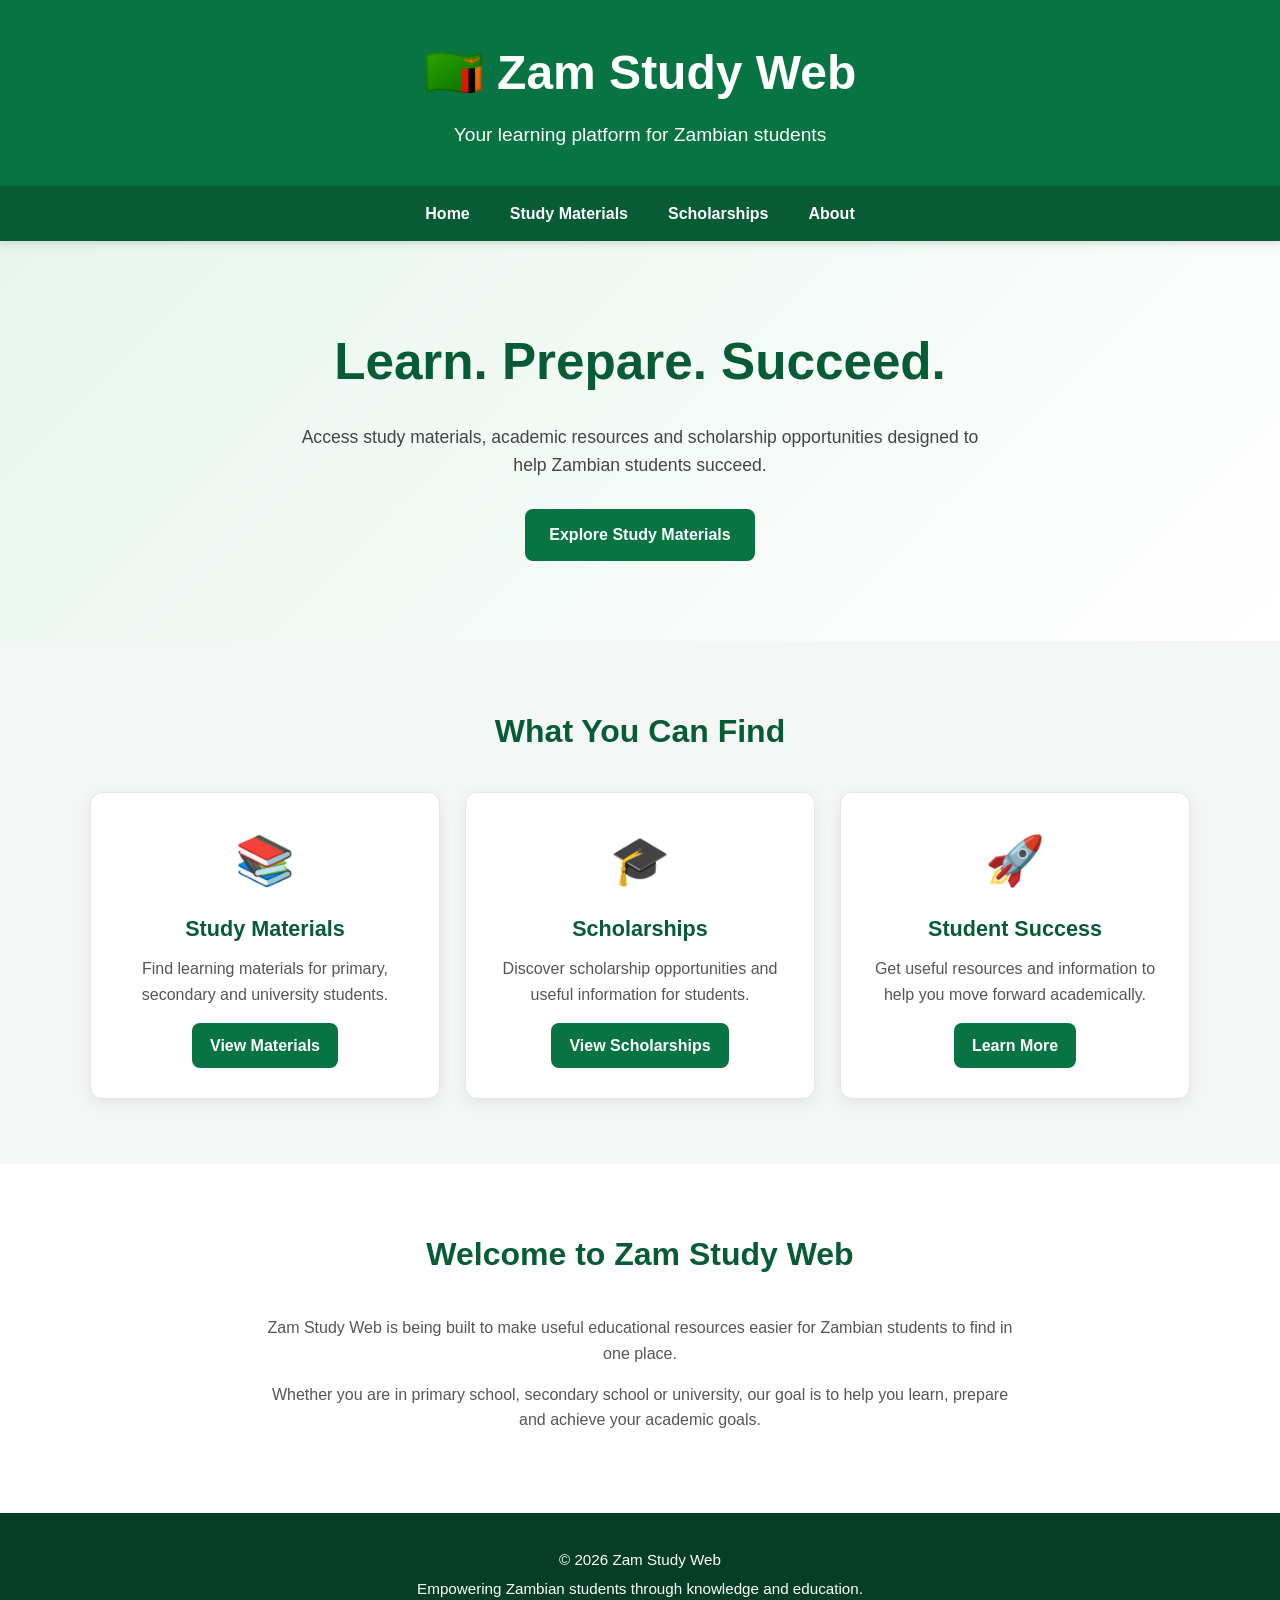
<file: index.html>
<!DOCTYPE html>
<html lang="en">
<head>
  <meta charset="UTF-8">
  <meta name="viewport" content="width=device-width, initial-scale=1.0">

  <title>Zam Study Web | Zambian Student Resources</title>

  <meta name="description" content="Zam Study Web provides study materials, scholarships and useful academic resources for students in Zambia.">

  <link rel="stylesheet" href="style.css">
</head>

<body>

  <header class="site-header">
    <div class="container">
      <h1>🇿🇲 Zam Study Web</h1>
      <p>Your learning platform for Zambian students</p>
    </div>
  </header>

  <nav class="navbar">
    <div class="container nav-container">
      <a href="index.html">Home</a>
      <a href="study-materials.html">Study Materials</a>
      <a href="scholarships.html">Scholarships</a>
      <a href="about.html">About</a>
    </div>
  </nav>

  <main>

    <section class="hero">
      <div class="container">
        <h2>Learn. Prepare. Succeed.</h2>
        <p>
          Access study materials, academic resources and scholarship
          opportunities designed to help Zambian students succeed.
        </p>

        <a href="study-materials.html" class="button">
          Explore Study Materials
        </a>
      </div>
    </section>

    <section class="features">
      <div class="container">

        <h2>What You Can Find</h2>

        <div class="card-grid">

          <div class="card">
            <div class="card-icon">📚</div>
            <h3>Study Materials</h3>
            <p>
              Find learning materials for primary, secondary and
              university students.
            </p>
            <a href="study-materials.html" class="card-button">
              View Materials
            </a>
          </div>

          <div class="card">
            <div class="card-icon">🎓</div>
            <h3>Scholarships</h3>
            <p>
              Discover scholarship opportunities and useful information
              for students.
            </p>
            <a href="scholarships.html" class="card-button">
              View Scholarships
            </a>
          </div>

          <div class="card">
            <div class="card-icon">🚀</div>
            <h3>Student Success</h3>
            <p>
              Get useful resources and information to help you move
              forward academically.
            </p>
            <a href="about.html" class="card-button">
              Learn More
            </a>
          </div>

        </div>

      </div>
    </section>

    <section class="welcome">
      <div class="container">
        <h2>Welcome to Zam Study Web</h2>

        <p>
          Zam Study Web is being built to make useful educational
          resources easier for Zambian students to find in one place.
        </p>

        <p>
          Whether you are in primary school, secondary school or
          university, our goal is to help you learn, prepare and
          achieve your academic goals.
        </p>
      </div>
    </section>

  </main>

  <footer>
    <div class="container">
      <p>© 2026 Zam Study Web</p>
      <p>Empowering Zambian students through knowledge and education.</p>
    </div>
  </footer>

</body>
</html>
</file>
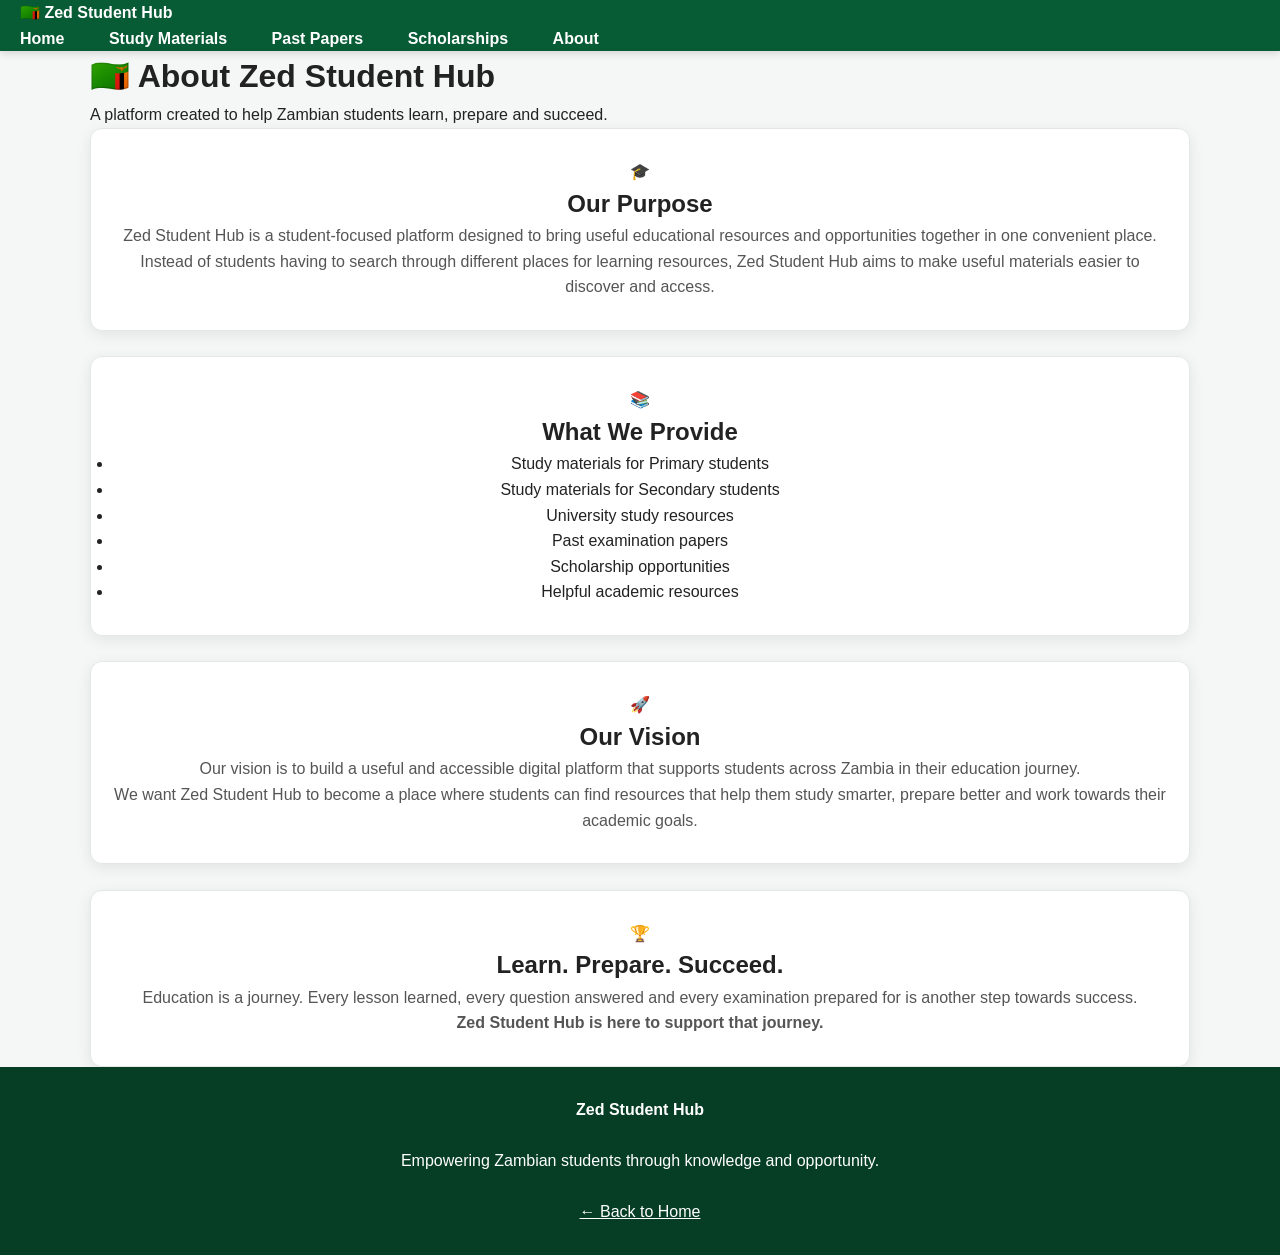
<file: about.html>
<!DOCTYPE html>
<html lang="en">

<head>
  <meta charset="UTF-8">
  <meta name="viewport" content="width=device-width, initial-scale=1.0">

  <title>About | Zed Student Hub</title>

  <link rel="stylesheet" href="style.css">
</head>

<body>

  <!-- NAVIGATION -->
  <nav class="navbar">

    <a class="logo" href="index.html">
      🇿🇲 Zed Student Hub
    </a>

    <div class="nav-links">

      <a href="index.html">
        Home
      </a>

      <a href="study-materials.html">
        Study Materials
      </a>

      <a href="past-papers.html">
        Past Papers
      </a>

      <a href="scholarships.html">
        Scholarships
      </a>

      <a class="active" href="about.html">
        About
      </a>

    </div>

  </nav>


  <!-- ABOUT PAGE -->
  <main class="container">

    <div class="page-title">

      <h1>🇿🇲 About Zed Student Hub</h1>

      <p>
        A platform created to help Zambian students
        learn, prepare and succeed.
      </p>

    </div>


    <!-- OUR PURPOSE -->
    <div class="card">

      <div class="icon">
        🎓
      </div>

      <h2>Our Purpose</h2>

      <p>
        Zed Student Hub is a student-focused platform
        designed to bring useful educational resources
        and opportunities together in one convenient
        place.
      </p>

      <p>
        Instead of students having to search through
        different places for learning resources,
        Zed Student Hub aims to make useful materials
        easier to discover and access.
      </p>

    </div>


    <br>


    <!-- WHAT WE PROVIDE -->
    <div class="card">

      <div class="icon">
        📚
      </div>

      <h2>What We Provide</h2>

      <ul class="list">

        <li>
          Study materials for Primary students
        </li>

        <li>
          Study materials for Secondary students
        </li>

        <li>
          University study resources
        </li>

        <li>
          Past examination papers
        </li>

        <li>
          Scholarship opportunities
        </li>

        <li>
          Helpful academic resources
        </li>

      </ul>

    </div>


    <br>


    <!-- OUR VISION -->
    <div class="card">

      <div class="icon">
        🚀
      </div>

      <h2>Our Vision</h2>

      <p>
        Our vision is to build a useful and accessible
        digital platform that supports students across
        Zambia in their education journey.
      </p>

      <p>
        We want Zed Student Hub to become a place where
        students can find resources that help them
        study smarter, prepare better and work towards
        their academic goals.
      </p>

    </div>


    <br>


    <!-- SUCCESS -->
    <div class="card">

      <div class="icon">
        🏆
      </div>

      <h2>Learn. Prepare. Succeed.</h2>

      <p>
        Education is a journey. Every lesson learned,
        every question answered and every examination
        prepared for is another step towards success.
      </p>

      <p>
        <strong>
          Zed Student Hub is here to support that journey.
        </strong>
      </p>

    </div>

  </main>


  <!-- FOOTER -->
  <footer>

    <strong>
      Zed Student Hub
    </strong>

    <br><br>

    Empowering Zambian students through
    knowledge and opportunity.

    <br><br>

    <a
      href="index.html"
      style="color:white;"
    >
      ← Back to Home
    </a>

  </footer>

</body>

</html>
</file>
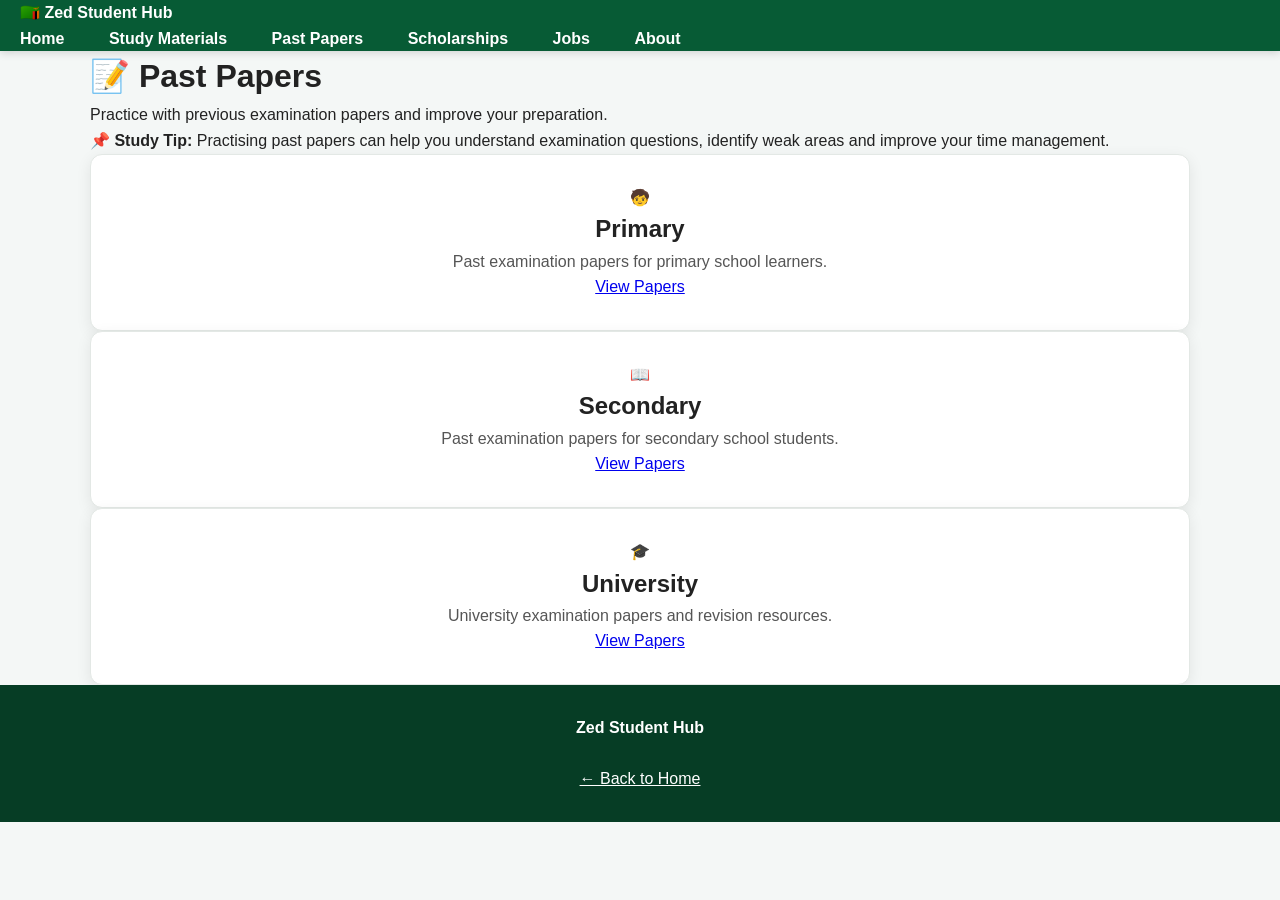
<file: past-papers.html>
<!DOCTYPE html>
<html lang="en">

<head>
  <meta charset="UTF-8">
  <meta name="viewport" content="width=device-width, initial-scale=1.0">

  <title>Past Papers | Zed Student Hub</title>

  <link rel="stylesheet" href="style.css">
</head>

<body>

  <!-- NAVIGATION -->
  <nav class="navbar">

    <a class="logo" href="index.html">
      🇿🇲 Zed Student Hub
    </a>

    <div class="nav-links">

      <a href="index.html">Home</a>

      <a href="study-materials.html">
        Study Materials
      </a>

      <a class="active" href="past-papers.html">
        Past Papers
      </a>

      <a href="scholarships.html">
        Scholarships
      </a>

      <a href="jobs.html">
        Jobs
      </a>

      <a href="about.html">
        About
      </a>

    </div>

  </nav>


  <!-- PAGE -->
  <main class="container">

    <div class="page-title">

      <h1>📝 Past Papers</h1>

      <p>
        Practice with previous examination papers
        and improve your preparation.
      </p>

    </div>


    <div class="notice">

      <strong>📌 Study Tip:</strong>

      Practising past papers can help you understand
      examination questions, identify weak areas and
      improve your time management.

    </div>


    <!-- PAST PAPER LEVELS -->
    <div class="grid">


      <!-- PRIMARY -->
      <div class="card">

        <div class="icon">🧒</div>

        <h2>Primary</h2>

        <p>
          Past examination papers for primary school
          learners.
        </p>

        <a class="btn" href="#">
          View Papers
        </a>

      </div>


      <!-- SECONDARY -->
      <div class="card">

        <div class="icon">📖</div>

        <h2>Secondary</h2>

        <p>
          Past examination papers for secondary school
          students.
        </p>

        <a class="btn" href="#">
          View Papers
        </a>

      </div>


      <!-- UNIVERSITY -->
      <div class="card">

        <div class="icon">🎓</div>

        <h2>University</h2>

        <p>
          University examination papers and revision
          resources.
        </p>

        <a class="btn" href="#">
          View Papers
        </a>

      </div>

    </div>

  </main>


  <!-- FOOTER -->
  <footer>

    <strong>Zed Student Hub</strong>

    <br><br>

    <a
      href="index.html"
      style="color:white;"
    >
      ← Back to Home
    </a>

  </footer>

</body>

</html>
</file>
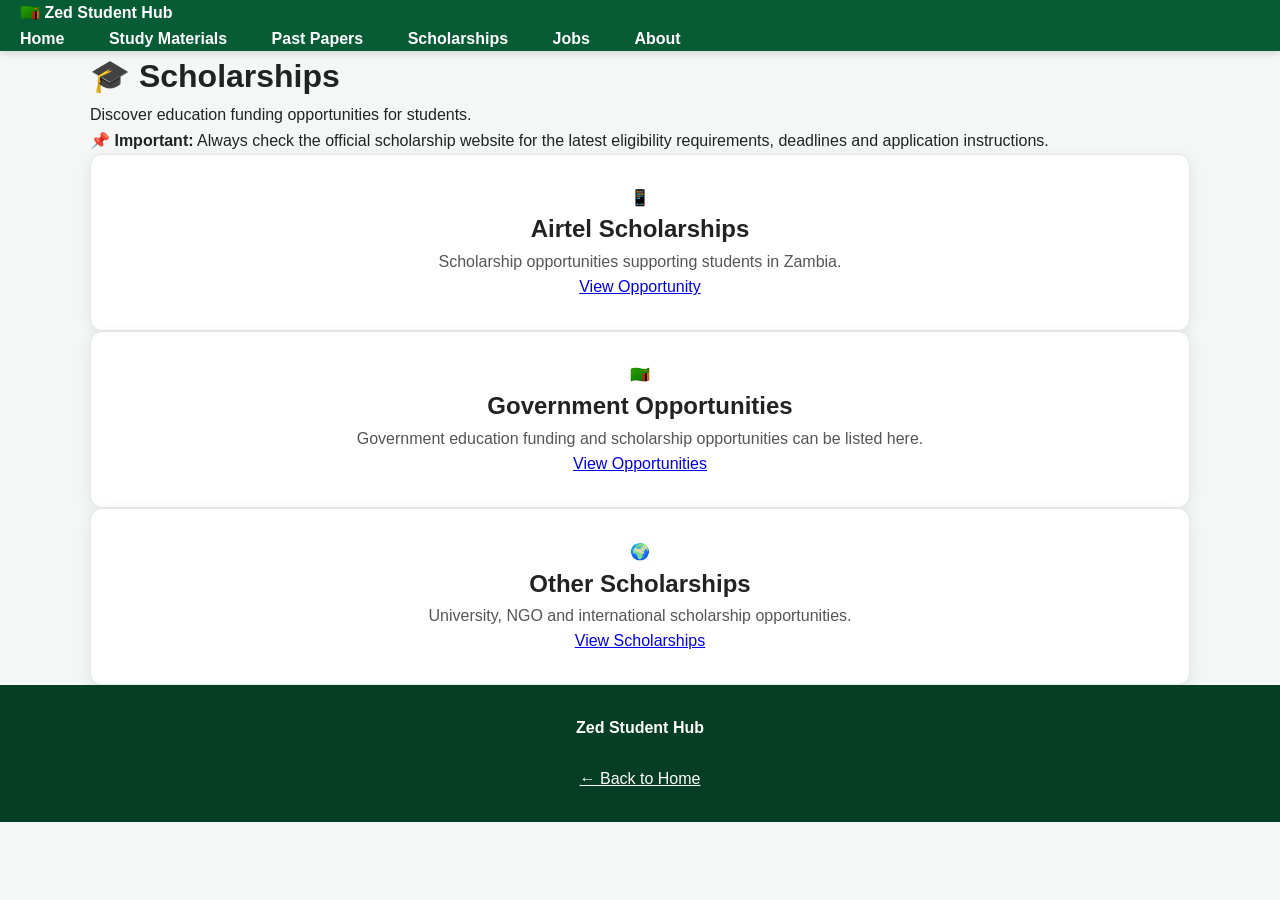
<file: scholarships.html>
<!DOCTYPE html>
<html lang="en">

<head>
  <meta charset="UTF-8">
  <meta name="viewport" content="width=device-width, initial-scale=1.0">

  <title>Scholarships | Zed Student Hub</title>

  <link rel="stylesheet" href="style.css">
</head>

<body>

  <!-- NAVIGATION -->
  <nav class="navbar">

    <a class="logo" href="index.html">
      🇿🇲 Zed Student Hub
    </a>

    <div class="nav-links">

      <a href="index.html">Home</a>

      <a href="study-materials.html">
        Study Materials
      </a>

      <a href="past-papers.html">
        Past Papers
      </a>

      <a class="active" href="scholarships.html">
        Scholarships
      </a>

      <a href="jobs.html">
        Jobs
      </a>

      <a href="about.html">
        About
      </a>

    </div>

  </nav>


  <!-- PAGE CONTENT -->
  <main class="container">

    <div class="page-title">

      <h1>🎓 Scholarships</h1>

      <p>
        Discover education funding opportunities
        for students.
      </p>

    </div>


    <div class="notice">

      <strong>📌 Important:</strong>

      Always check the official scholarship website
      for the latest eligibility requirements,
      deadlines and application instructions.

    </div>


    <!-- SCHOLARSHIP CARDS -->
    <div class="grid">


      <!-- AIRTEL -->
      <div class="card">

        <div class="icon">📱</div>

        <h2>Airtel Scholarships</h2>

        <p>
          Scholarship opportunities supporting
          students in Zambia.
        </p>

        <a class="btn" href="#">
          View Opportunity
        </a>

      </div>


      <!-- GOVERNMENT -->
      <div class="card">

        <div class="icon">🇿🇲</div>

        <h2>Government Opportunities</h2>

        <p>
          Government education funding and scholarship
          opportunities can be listed here.
        </p>

        <a class="btn" href="#">
          View Opportunities
        </a>

      </div>


      <!-- OTHER -->
      <div class="card">

        <div class="icon">🌍</div>

        <h2>Other Scholarships</h2>

        <p>
          University, NGO and international scholarship
          opportunities.
        </p>

        <a class="btn" href="#">
          View Scholarships
        </a>

      </div>


    </div>

  </main>


  <!-- FOOTER -->
  <footer>

    <strong>Zed Student Hub</strong>

    <br><br>

    <a
      href="index.html"
      style="color:white;"
    >
      ← Back to Home
    </a>

  </footer>

</body>

</html>
</file>
<file: style.css>
/* ================================
   ZAM STUDY WEB
   Main Website Styles
   ================================ */

* {
  box-sizing: border-box;
  margin: 0;
  padding: 0;
}

html {
  scroll-behavior: smooth;
}

body {
  font-family: Arial, Helvetica, sans-serif;
  background: #f4f7f6;
  color: #222;
  line-height: 1.6;
}

/* ================================
   GENERAL
   ================================ */

.container {
  width: 92%;
  max-width: 1100px;
  margin: 0 auto;
}

/* ================================
   HEADER
   ================================ */

.site-header {
  background: #087443;
  color: white;
  text-align: center;
  padding: 35px 15px;
}

.site-header h1 {
  font-size: clamp(2rem, 5vw, 3rem);
  margin-bottom: 8px;
}

.site-header p {
  font-size: clamp(1rem, 2.5vw, 1.2rem);
}

/* ================================
   NAVIGATION
   ================================ */

.navbar {
  background: #075b35;
  position: sticky;
  top: 0;
  z-index: 1000;
  box-shadow: 0 2px 8px rgba(0, 0, 0, 0.15);
}

.nav-container {
  display: flex;
  justify-content: center;
  align-items: center;
  flex-wrap: wrap;
}

.navbar a {
  color: white;
  text-decoration: none;
  padding: 15px 20px;
  font-weight: bold;
  transition: background 0.2s ease;
}

.navbar a:hover {
  background: #0a7546;
}

/* ================================
   HERO
   ================================ */

.hero {
  background: linear-gradient(
    135deg,
    #e8f5ee,
    #ffffff
  );
  text-align: center;
  padding: 80px 15px;
}

.hero h2 {
  color: #075b35;
  font-size: clamp(2rem, 6vw, 3.2rem);
  margin-bottom: 20px;
}

.hero p {
  max-width: 700px;
  margin: 0 auto 30px;
  font-size: 1.1rem;
  color: #444;
}

/* ================================
   BUTTONS
   ================================ */

.button,
.card-button {
  display: inline-block;
  background: #087443;
  color: white;
  text-decoration: none;
  border-radius: 8px;
  font-weight: bold;
  transition: transform 0.2s ease, background 0.2s ease;
}

.button {
  padding: 13px 24px;
}

.card-button {
  padding: 10px 18px;
  margin-top: 15px;
}

.button:hover,
.card-button:hover {
  background: #064d2d;
  transform: translateY(-2px);
}

/* ================================
   FEATURES
   ================================ */

.features {
  padding: 65px 0;
}

.features h2,
.welcome h2 {
  text-align: center;
  color: #075b35;
  font-size: 2rem;
  margin-bottom: 35px;
}

.card-grid {
  display: grid;
  grid-template-columns: repeat(3, 1fr);
  gap: 25px;
}

.card {
  background: white;
  padding: 30px 22px;
  border-radius: 12px;
  text-align: center;
  box-shadow: 0 4px 15px rgba(0, 0, 0, 0.08);
  border: 1px solid #e3e8e5;
}

.card-icon {
  font-size: 3rem;
  margin-bottom: 12px;
}

.card h3 {
  color: #075b35;
  font-size: 1.35rem;
  margin-bottom: 10px;
}

.card p {
  color: #555;
}

/* ================================
   WELCOME
   ================================ */

.welcome {
  background: white;
  padding: 65px 15px;
  text-align: center;
}

.welcome p {
  max-width: 750px;
  margin: 0 auto 15px;
  color: #555;
}

/* ================================
   FOOTER
   ================================ */

footer {
  background: #063d25;
  color: white;
  text-align: center;
  padding: 30px 15px;
}

footer p {
  margin: 5px 0;
  font-size: 0.95rem;
}

/* ================================
   TABLET
   ================================ */

@media (max-width: 800px) {

  .card-grid {
    grid-template-columns: 1fr 1fr;
  }

  .navbar a {
    padding: 13px 14px;
  }

}

/* ================================
   PHONE
   ================================ */

@media (max-width: 600px) {

  .container {
    width: 94%;
  }

  .site-header {
    padding: 28px 12px;
  }

  .navbar a {
    padding: 11px 10px;
    font-size: 0.9rem;
  }

  .hero {
    padding: 55px 15px;
  }

  .hero h2 {
    font-size: 2rem;
  }

  .hero p {
    font-size: 1rem;
  }

  .features,
  .welcome {
    padding: 45px 0;
  }

  .card-grid {
    grid-template-columns: 1fr;
  }

  .card {
    padding: 25px 20px;
  }

  .button {
    width: 100%;
    max-width: 320px;
  }

}

/* ================================
   SMALL PHONES
   ================================ */

@media (max-width: 380px) {

  .navbar a {
    padding: 9px 7px;
    font-size: 0.82rem;
  }

  .hero h2 {
    font-size: 1.7rem;
  }

}
</file>
